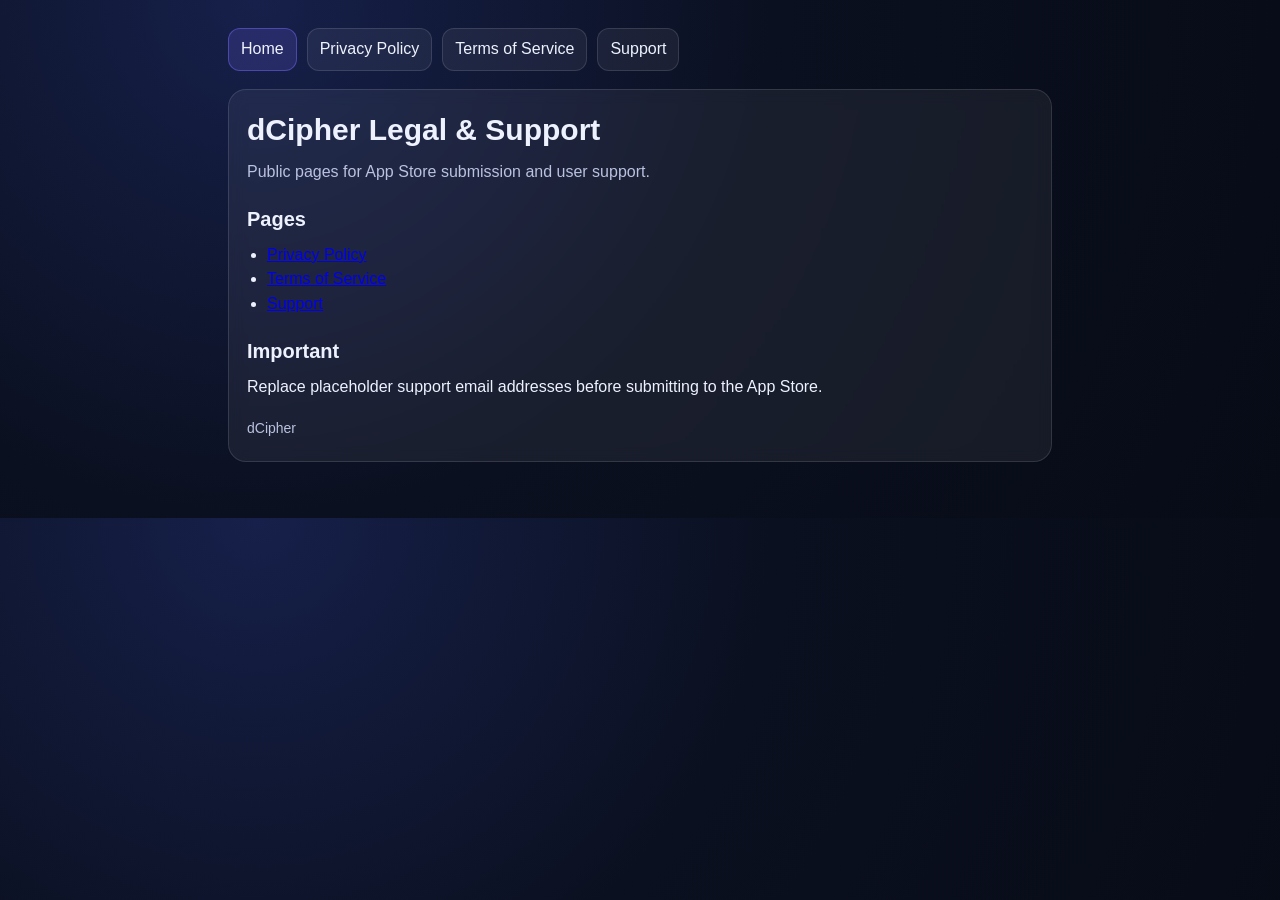
<file: index.html>
<!doctype html><html lang="en"><head><meta charset="utf-8"><meta name="viewport" content="width=device-width, initial-scale=1"><title>dCipher Legal & Support</title><link rel="stylesheet" href="styles.css"></head><body><div class="wrap"><nav class="nav"><a class="active" href="./index.html">Home</a><a href="./privacy.html">Privacy Policy</a><a href="./terms.html">Terms of Service</a><a href="./support.html">Support</a></nav><section class="card"><h1>dCipher Legal & Support</h1><p class="muted">Public pages for App Store submission and user support.</p><h2>Pages</h2><ul><li><a href="./privacy.html">Privacy Policy</a></li><li><a href="./terms.html">Terms of Service</a></li><li><a href="./support.html">Support</a></li></ul><h2>Important</h2><p>Replace placeholder support email addresses before submitting to the App Store.</p><div class="footer">dCipher</div></section></div></body></html>
</file>
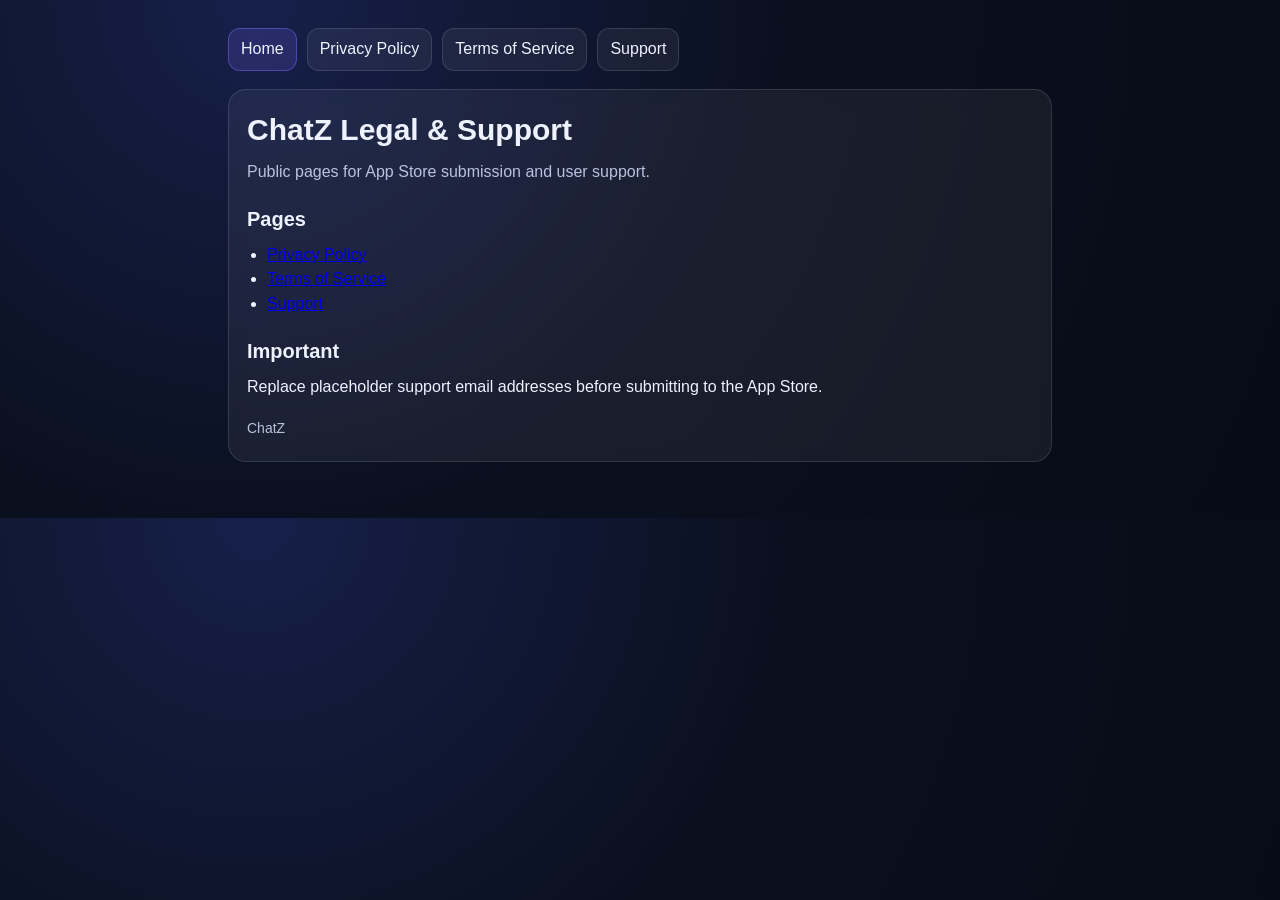
<file: site/index.html>
<!doctype html><html lang="en"><head><meta charset="utf-8"><meta name="viewport" content="width=device-width, initial-scale=1"><title>ChatZ Legal & Support</title><link rel="stylesheet" href="styles.css"></head><body><div class="wrap"><nav class="nav"><a class="active" href="./index.html">Home</a><a href="./privacy.html">Privacy Policy</a><a href="./terms.html">Terms of Service</a><a href="./support.html">Support</a></nav><section class="card"><h1>ChatZ Legal & Support</h1><p class="muted">Public pages for App Store submission and user support.</p><h2>Pages</h2><ul><li><a href="./privacy.html">Privacy Policy</a></li><li><a href="./terms.html">Terms of Service</a></li><li><a href="./support.html">Support</a></li></ul><h2>Important</h2><p>Replace placeholder support email addresses before submitting to the App Store.</p><div class="footer">ChatZ</div></section></div></body></html>
</file>
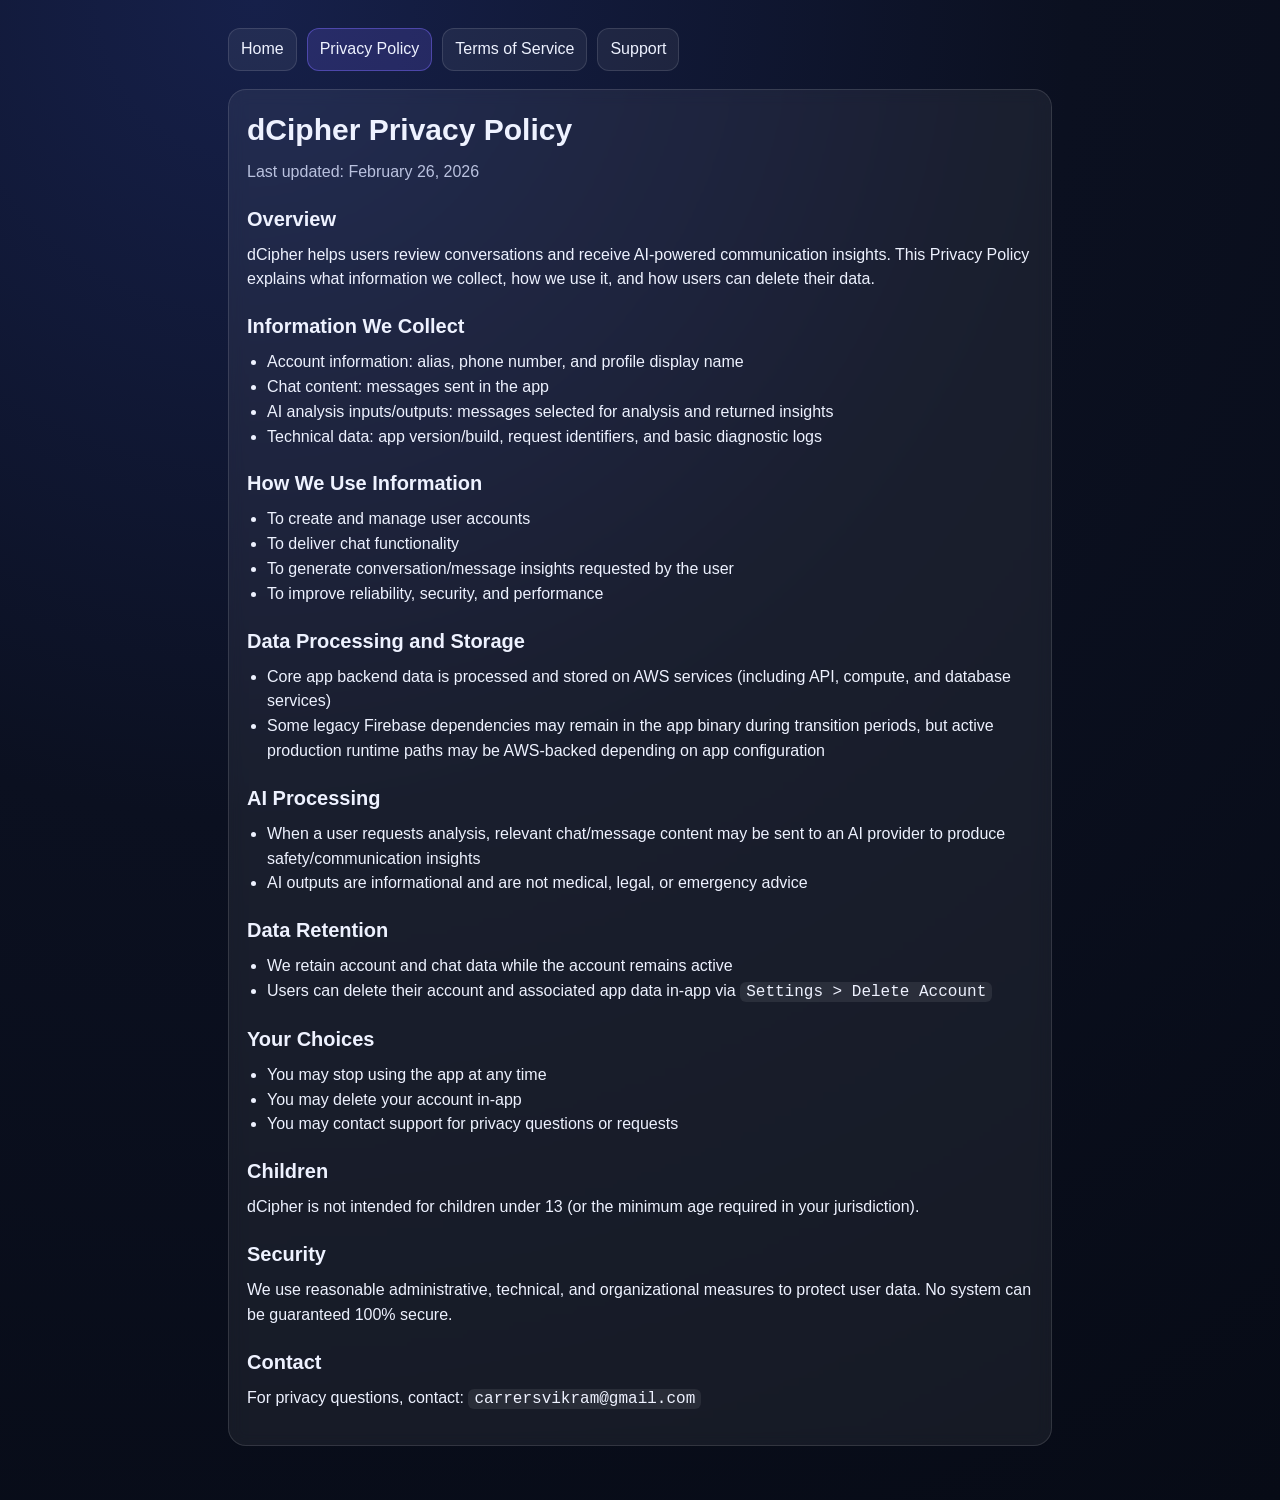
<file: privacy.html>
<!doctype html><html lang="en"><head><meta charset="utf-8"><meta name="viewport" content="width=device-width, initial-scale=1"><title>dCipher Privacy Policy</title><link rel="stylesheet" href="styles.css"></head><body><div class="wrap"><nav class="nav"><a href="./index.html">Home</a><a class="active" href="./privacy.html">Privacy Policy</a><a href="./terms.html">Terms of Service</a><a href="./support.html">Support</a></nav><section class="card"><h1>dCipher Privacy Policy</h1><p class="muted">Last updated: February 26, 2026</p><h2>Overview</h2><p>dCipher helps users review conversations and receive AI-powered communication insights. This Privacy Policy explains what information we collect, how we use it, and how users can delete their data.</p><h2>Information We Collect</h2><ul><li>Account information: alias, phone number, and profile display name</li><li>Chat content: messages sent in the app</li><li>AI analysis inputs/outputs: messages selected for analysis and returned insights</li><li>Technical data: app version/build, request identifiers, and basic diagnostic logs</li></ul><h2>How We Use Information</h2><ul><li>To create and manage user accounts</li><li>To deliver chat functionality</li><li>To generate conversation/message insights requested by the user</li><li>To improve reliability, security, and performance</li></ul><h2>Data Processing and Storage</h2><ul><li>Core app backend data is processed and stored on AWS services (including API, compute, and database services)</li><li>Some legacy Firebase dependencies may remain in the app binary during transition periods, but active production runtime paths may be AWS-backed depending on app configuration</li></ul><h2>AI Processing</h2><ul><li>When a user requests analysis, relevant chat/message content may be sent to an AI provider to produce safety/communication insights</li><li>AI outputs are informational and are not medical, legal, or emergency advice</li></ul><h2>Data Retention</h2><ul><li>We retain account and chat data while the account remains active</li><li>Users can delete their account and associated app data in-app via <code>Settings &gt; Delete Account</code></li></ul><h2>Your Choices</h2><ul><li>You may stop using the app at any time</li><li>You may delete your account in-app</li><li>You may contact support for privacy questions or requests</li></ul><h2>Children</h2><p>dCipher is not intended for children under 13 (or the minimum age required in your jurisdiction).</p><h2>Security</h2><p>We use reasonable administrative, technical, and organizational measures to protect user data. No system can be guaranteed 100% secure.</p><h2>Contact</h2><p>For privacy questions, contact: <code>carrersvikram@gmail.com</code></p></section></div></body></html>
</file>
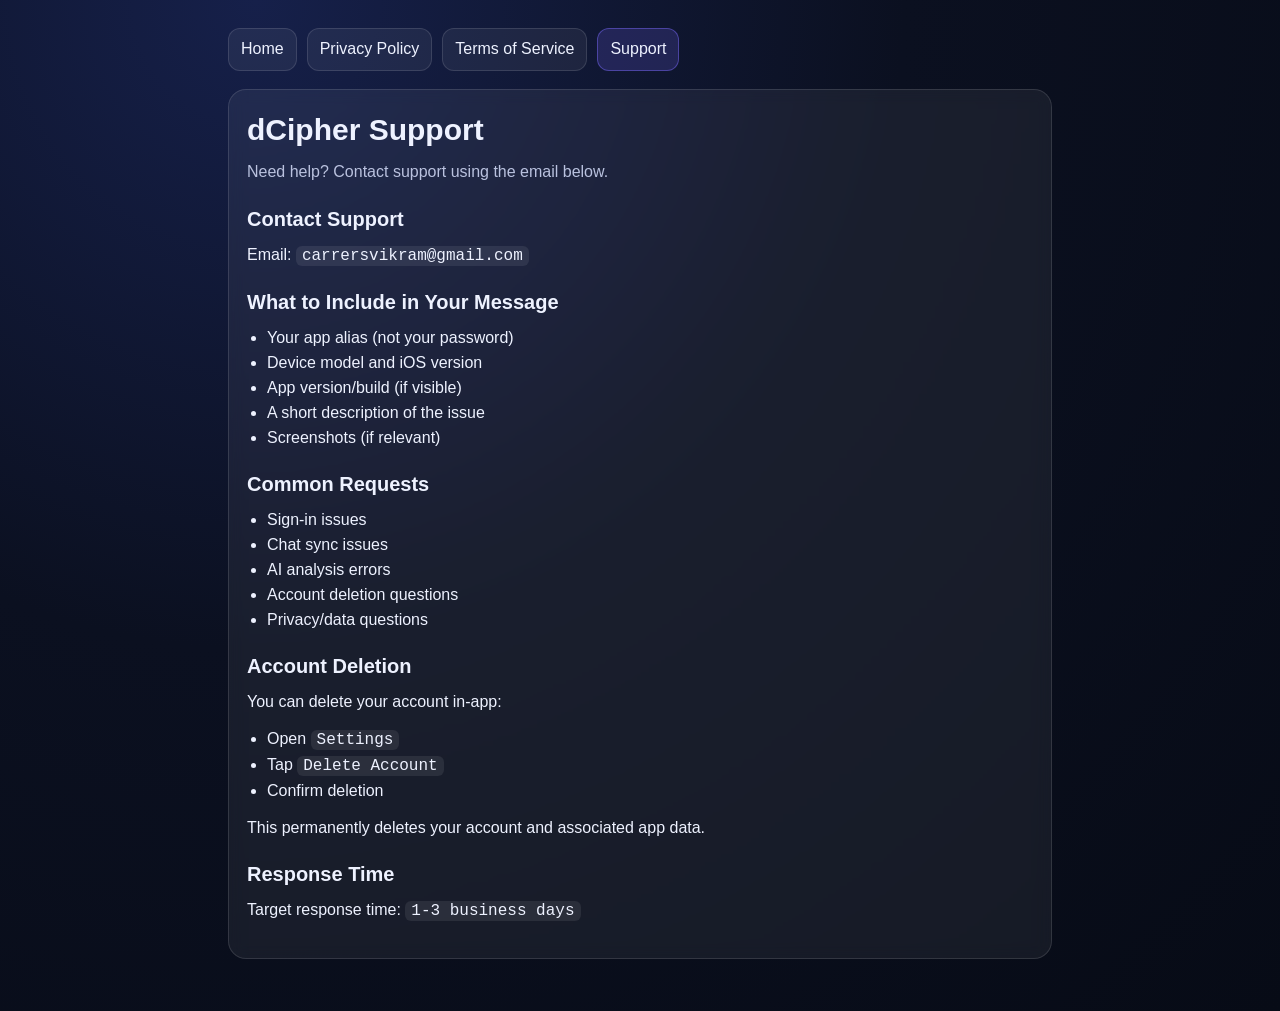
<file: support.html>
<!doctype html><html lang="en"><head><meta charset="utf-8"><meta name="viewport" content="width=device-width, initial-scale=1"><title>dCipher Support</title><link rel="stylesheet" href="styles.css"></head><body><div class="wrap"><nav class="nav"><a href="./index.html">Home</a><a href="./privacy.html">Privacy Policy</a><a href="./terms.html">Terms of Service</a><a class="active" href="./support.html">Support</a></nav><section class="card"><h1>dCipher Support</h1><p class="muted">Need help? Contact support using the email below.</p><h2>Contact Support</h2><p>Email: <code>carrersvikram@gmail.com</code></p><h2>What to Include in Your Message</h2><ul><li>Your app alias (not your password)</li><li>Device model and iOS version</li><li>App version/build (if visible)</li><li>A short description of the issue</li><li>Screenshots (if relevant)</li></ul><h2>Common Requests</h2><ul><li>Sign-in issues</li><li>Chat sync issues</li><li>AI analysis errors</li><li>Account deletion questions</li><li>Privacy/data questions</li></ul><h2>Account Deletion</h2><p>You can delete your account in-app:</p><ul><li>Open <code>Settings</code></li><li>Tap <code>Delete Account</code></li><li>Confirm deletion</li></ul><p>This permanently deletes your account and associated app data.</p><h2>Response Time</h2><p>Target response time: <code>1-3 business days</code></p></section></div></body></html>
</file>
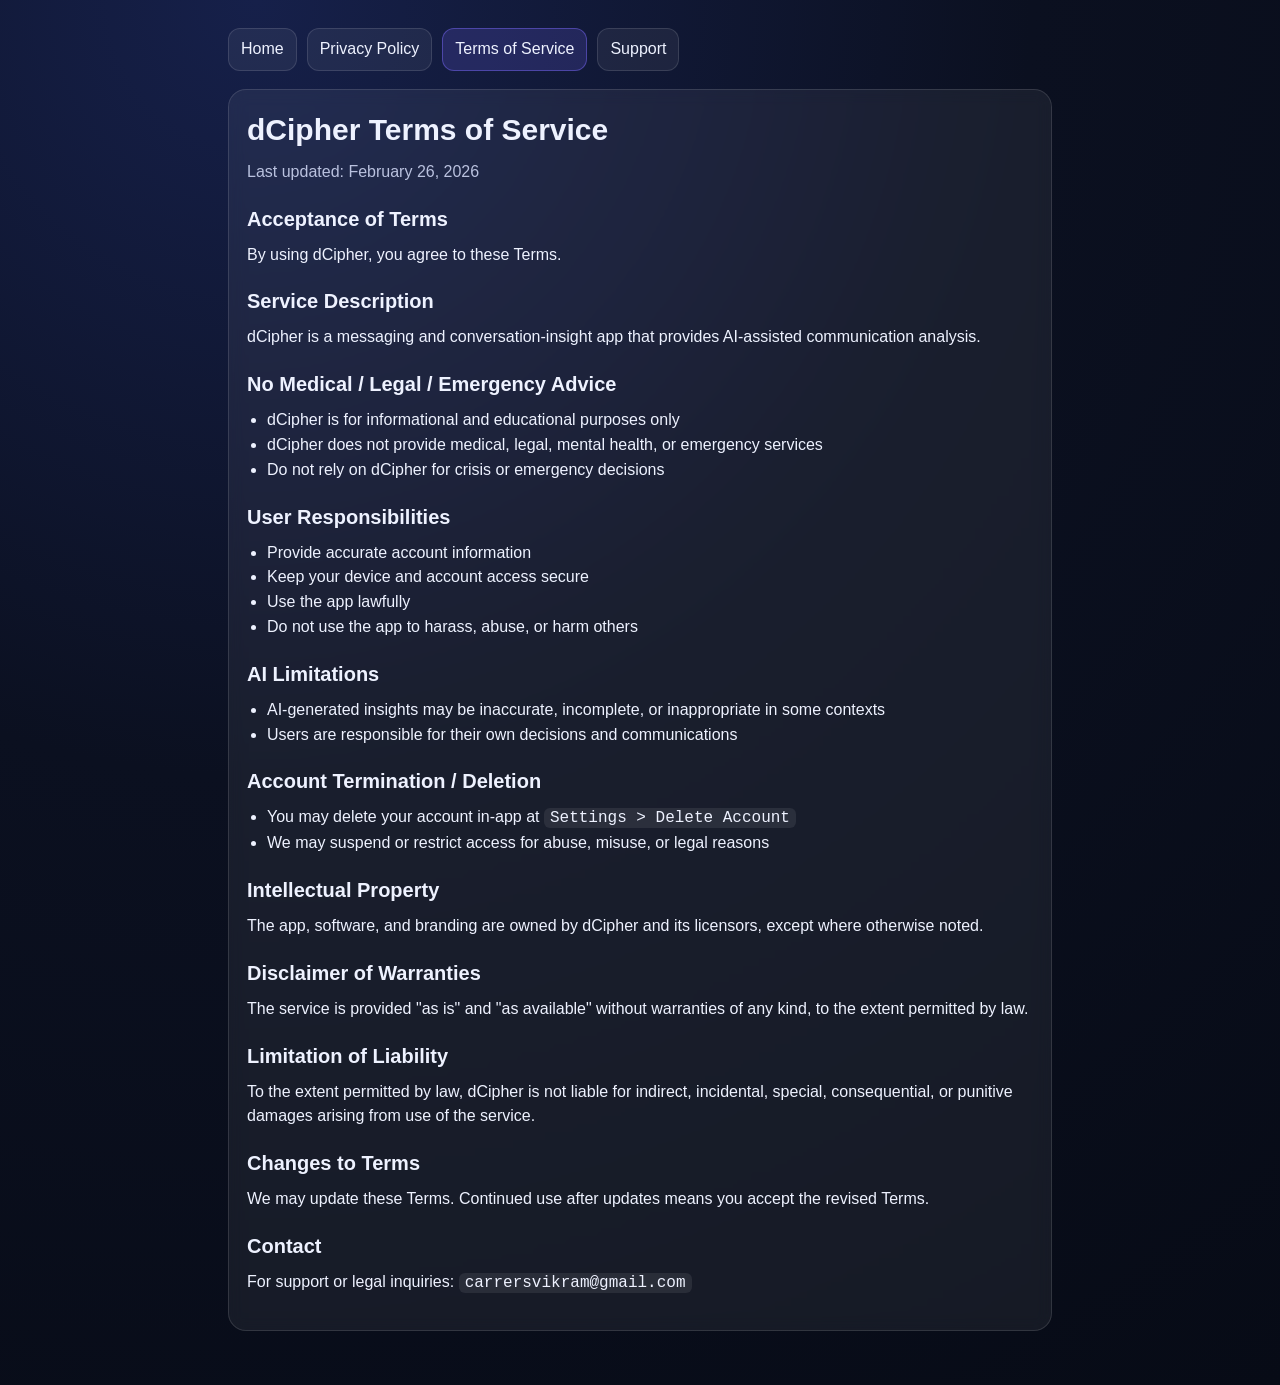
<file: terms.html>
<!doctype html><html lang="en"><head><meta charset="utf-8"><meta name="viewport" content="width=device-width, initial-scale=1"><title>dCipher Terms of Service</title><link rel="stylesheet" href="styles.css"></head><body><div class="wrap"><nav class="nav"><a href="./index.html">Home</a><a href="./privacy.html">Privacy Policy</a><a class="active" href="./terms.html">Terms of Service</a><a href="./support.html">Support</a></nav><section class="card"><h1>dCipher Terms of Service</h1><p class="muted">Last updated: February 26, 2026</p><h2>Acceptance of Terms</h2><p>By using dCipher, you agree to these Terms.</p><h2>Service Description</h2><p>dCipher is a messaging and conversation-insight app that provides AI-assisted communication analysis.</p><h2>No Medical / Legal / Emergency Advice</h2><ul><li>dCipher is for informational and educational purposes only</li><li>dCipher does not provide medical, legal, mental health, or emergency services</li><li>Do not rely on dCipher for crisis or emergency decisions</li></ul><h2>User Responsibilities</h2><ul><li>Provide accurate account information</li><li>Keep your device and account access secure</li><li>Use the app lawfully</li><li>Do not use the app to harass, abuse, or harm others</li></ul><h2>AI Limitations</h2><ul><li>AI-generated insights may be inaccurate, incomplete, or inappropriate in some contexts</li><li>Users are responsible for their own decisions and communications</li></ul><h2>Account Termination / Deletion</h2><ul><li>You may delete your account in-app at <code>Settings &gt; Delete Account</code></li><li>We may suspend or restrict access for abuse, misuse, or legal reasons</li></ul><h2>Intellectual Property</h2><p>The app, software, and branding are owned by dCipher and its licensors, except where otherwise noted.</p><h2>Disclaimer of Warranties</h2><p>The service is provided "as is" and "as available" without warranties of any kind, to the extent permitted by law.</p><h2>Limitation of Liability</h2><p>To the extent permitted by law, dCipher is not liable for indirect, incidental, special, consequential, or punitive damages arising from use of the service.</p><h2>Changes to Terms</h2><p>We may update these Terms. Continued use after updates means you accept the revised Terms.</p><h2>Contact</h2><p>For support or legal inquiries: <code>carrersvikram@gmail.com</code></p></section></div></body></html>
</file>
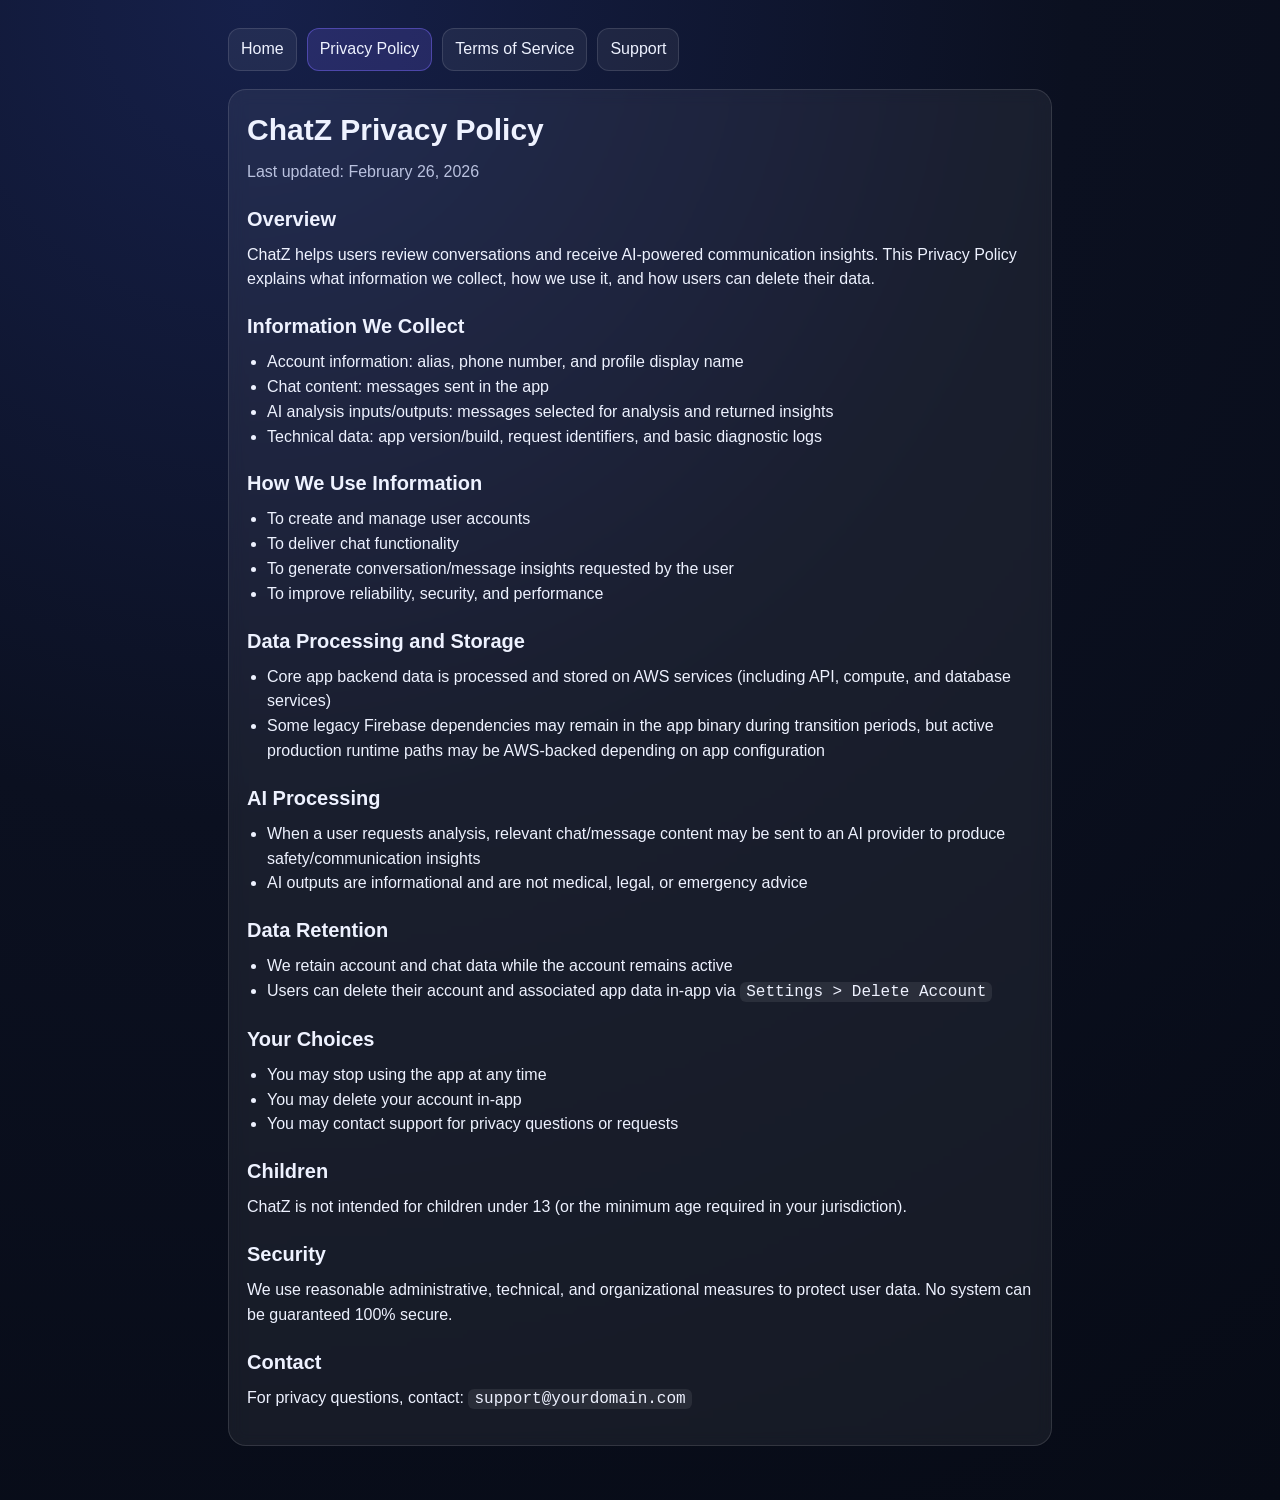
<file: site/privacy.html>
<!doctype html><html lang="en"><head><meta charset="utf-8"><meta name="viewport" content="width=device-width, initial-scale=1"><title>ChatZ Privacy Policy</title><link rel="stylesheet" href="styles.css"></head><body><div class="wrap"><nav class="nav"><a href="./index.html">Home</a><a class="active" href="./privacy.html">Privacy Policy</a><a href="./terms.html">Terms of Service</a><a href="./support.html">Support</a></nav><section class="card"><h1>ChatZ Privacy Policy</h1><p class="muted">Last updated: February 26, 2026</p><h2>Overview</h2><p>ChatZ helps users review conversations and receive AI-powered communication insights. This Privacy Policy explains what information we collect, how we use it, and how users can delete their data.</p><h2>Information We Collect</h2><ul><li>Account information: alias, phone number, and profile display name</li><li>Chat content: messages sent in the app</li><li>AI analysis inputs/outputs: messages selected for analysis and returned insights</li><li>Technical data: app version/build, request identifiers, and basic diagnostic logs</li></ul><h2>How We Use Information</h2><ul><li>To create and manage user accounts</li><li>To deliver chat functionality</li><li>To generate conversation/message insights requested by the user</li><li>To improve reliability, security, and performance</li></ul><h2>Data Processing and Storage</h2><ul><li>Core app backend data is processed and stored on AWS services (including API, compute, and database services)</li><li>Some legacy Firebase dependencies may remain in the app binary during transition periods, but active production runtime paths may be AWS-backed depending on app configuration</li></ul><h2>AI Processing</h2><ul><li>When a user requests analysis, relevant chat/message content may be sent to an AI provider to produce safety/communication insights</li><li>AI outputs are informational and are not medical, legal, or emergency advice</li></ul><h2>Data Retention</h2><ul><li>We retain account and chat data while the account remains active</li><li>Users can delete their account and associated app data in-app via <code>Settings &gt; Delete Account</code></li></ul><h2>Your Choices</h2><ul><li>You may stop using the app at any time</li><li>You may delete your account in-app</li><li>You may contact support for privacy questions or requests</li></ul><h2>Children</h2><p>ChatZ is not intended for children under 13 (or the minimum age required in your jurisdiction).</p><h2>Security</h2><p>We use reasonable administrative, technical, and organizational measures to protect user data. No system can be guaranteed 100% secure.</p><h2>Contact</h2><p>For privacy questions, contact: <code>support@yourdomain.com</code></p></section></div></body></html>
</file>
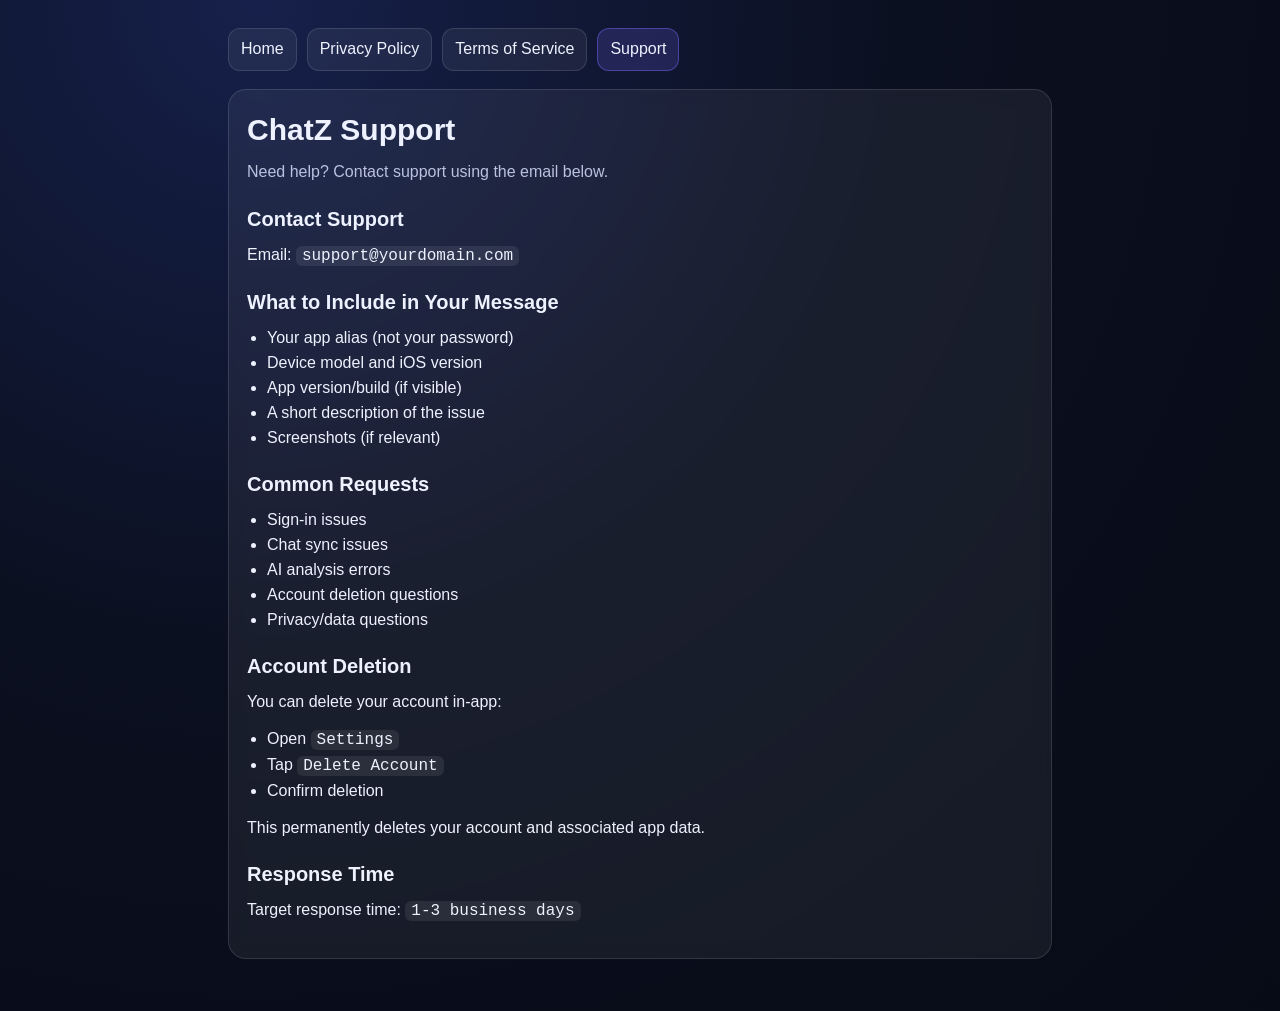
<file: site/support.html>
<!doctype html><html lang="en"><head><meta charset="utf-8"><meta name="viewport" content="width=device-width, initial-scale=1"><title>ChatZ Support</title><link rel="stylesheet" href="styles.css"></head><body><div class="wrap"><nav class="nav"><a href="./index.html">Home</a><a href="./privacy.html">Privacy Policy</a><a href="./terms.html">Terms of Service</a><a class="active" href="./support.html">Support</a></nav><section class="card"><h1>ChatZ Support</h1><p class="muted">Need help? Contact support using the email below.</p><h2>Contact Support</h2><p>Email: <code>support@yourdomain.com</code></p><h2>What to Include in Your Message</h2><ul><li>Your app alias (not your password)</li><li>Device model and iOS version</li><li>App version/build (if visible)</li><li>A short description of the issue</li><li>Screenshots (if relevant)</li></ul><h2>Common Requests</h2><ul><li>Sign-in issues</li><li>Chat sync issues</li><li>AI analysis errors</li><li>Account deletion questions</li><li>Privacy/data questions</li></ul><h2>Account Deletion</h2><p>You can delete your account in-app:</p><ul><li>Open <code>Settings</code></li><li>Tap <code>Delete Account</code></li><li>Confirm deletion</li></ul><p>This permanently deletes your account and associated app data.</p><h2>Response Time</h2><p>Target response time: <code>1-3 business days</code></p></section></div></body></html>
</file>
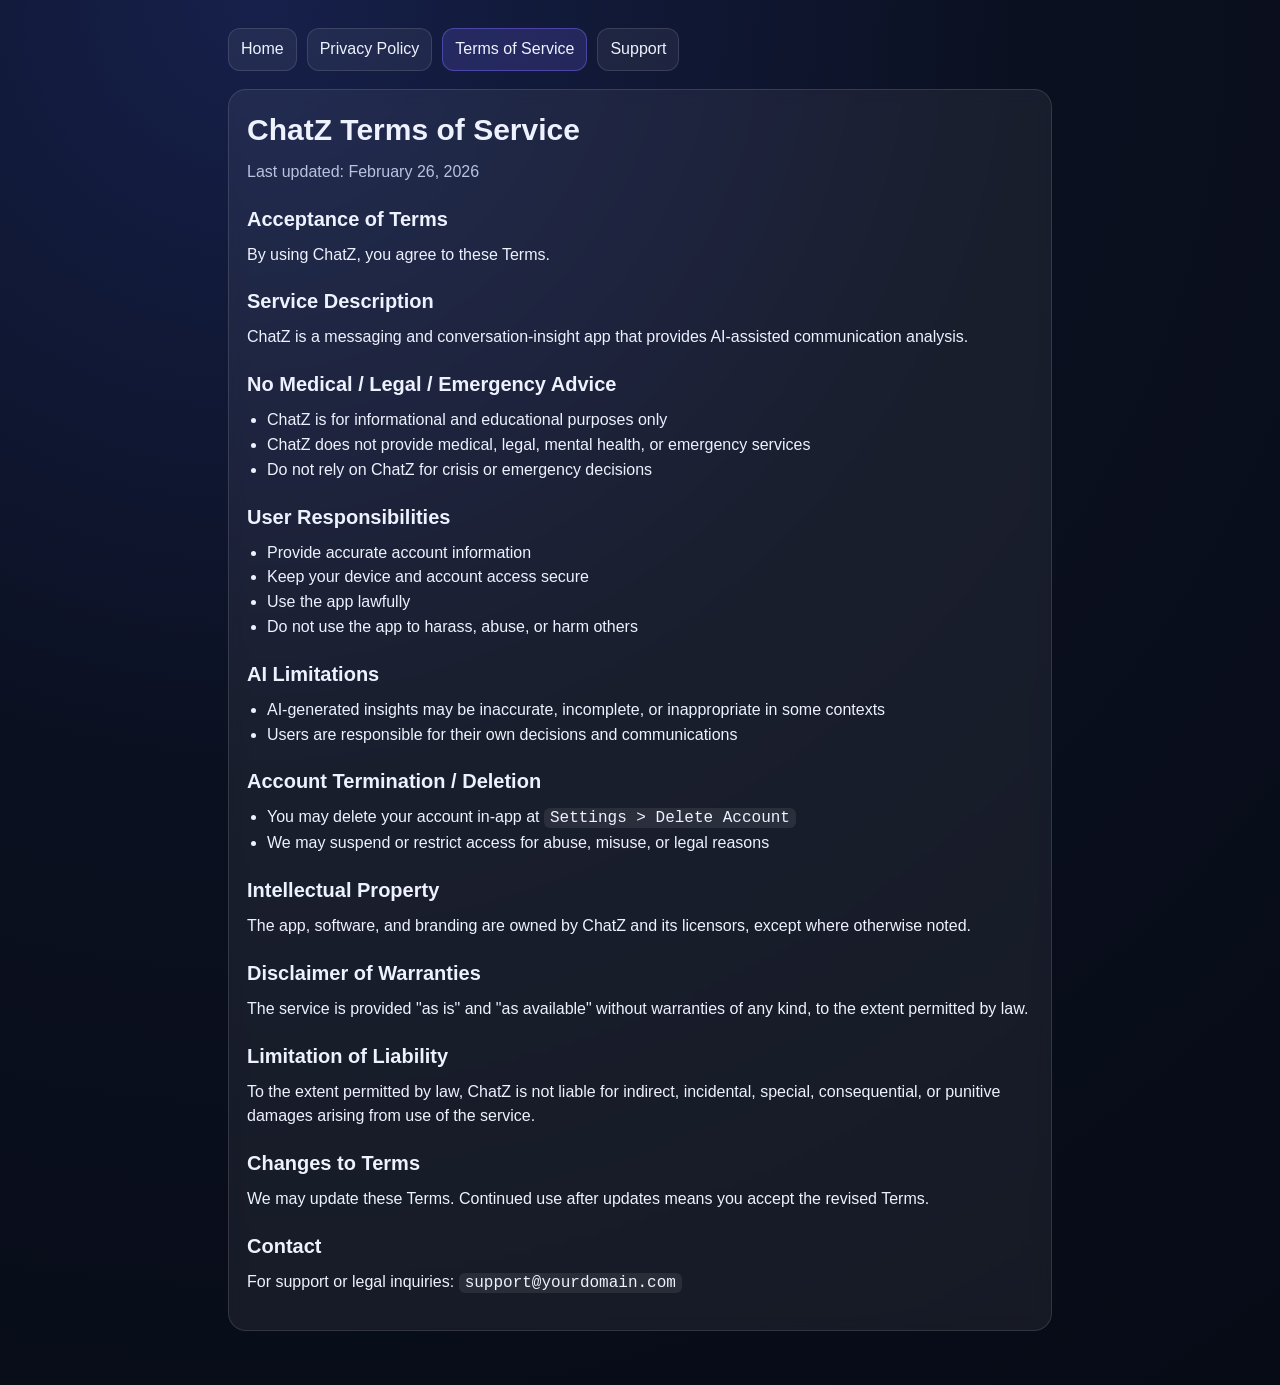
<file: site/terms.html>
<!doctype html><html lang="en"><head><meta charset="utf-8"><meta name="viewport" content="width=device-width, initial-scale=1"><title>ChatZ Terms of Service</title><link rel="stylesheet" href="styles.css"></head><body><div class="wrap"><nav class="nav"><a href="./index.html">Home</a><a href="./privacy.html">Privacy Policy</a><a class="active" href="./terms.html">Terms of Service</a><a href="./support.html">Support</a></nav><section class="card"><h1>ChatZ Terms of Service</h1><p class="muted">Last updated: February 26, 2026</p><h2>Acceptance of Terms</h2><p>By using ChatZ, you agree to these Terms.</p><h2>Service Description</h2><p>ChatZ is a messaging and conversation-insight app that provides AI-assisted communication analysis.</p><h2>No Medical / Legal / Emergency Advice</h2><ul><li>ChatZ is for informational and educational purposes only</li><li>ChatZ does not provide medical, legal, mental health, or emergency services</li><li>Do not rely on ChatZ for crisis or emergency decisions</li></ul><h2>User Responsibilities</h2><ul><li>Provide accurate account information</li><li>Keep your device and account access secure</li><li>Use the app lawfully</li><li>Do not use the app to harass, abuse, or harm others</li></ul><h2>AI Limitations</h2><ul><li>AI-generated insights may be inaccurate, incomplete, or inappropriate in some contexts</li><li>Users are responsible for their own decisions and communications</li></ul><h2>Account Termination / Deletion</h2><ul><li>You may delete your account in-app at <code>Settings &gt; Delete Account</code></li><li>We may suspend or restrict access for abuse, misuse, or legal reasons</li></ul><h2>Intellectual Property</h2><p>The app, software, and branding are owned by ChatZ and its licensors, except where otherwise noted.</p><h2>Disclaimer of Warranties</h2><p>The service is provided "as is" and "as available" without warranties of any kind, to the extent permitted by law.</p><h2>Limitation of Liability</h2><p>To the extent permitted by law, ChatZ is not liable for indirect, incidental, special, consequential, or punitive damages arising from use of the service.</p><h2>Changes to Terms</h2><p>We may update these Terms. Continued use after updates means you accept the revised Terms.</p><h2>Contact</h2><p>For support or legal inquiries: <code>support@yourdomain.com</code></p></section></div></body></html>
</file>
<file: styles.css>
:root{--bg:#0b1020;--panel:rgba(255,255,255,.06);--border:rgba(255,255,255,.12);--text:#eef2ff;--muted:#bac2df;--accent:#7c6bff}
*{box-sizing:border-box}body{margin:0;font-family:ui-sans-serif,-apple-system,BlinkMacSystemFont,"Segoe UI",sans-serif;background:radial-gradient(circle at 20% 0%,#16204a 0%,#0b1020 45%,#070b16 100%);color:var(--text);line-height:1.55}
.wrap{max-width:860px;margin:0 auto;padding:28px 18px 56px}.nav{display:flex;gap:10px;flex-wrap:wrap;margin-bottom:18px}
.nav a{color:var(--text);text-decoration:none;background:var(--panel);border:1px solid var(--border);padding:8px 12px;border-radius:12px}
.nav a.active{background:rgba(124,107,255,.18);border-color:rgba(124,107,255,.45)}
.card{background:var(--panel);border:1px solid var(--border);border-radius:18px;padding:22px 18px;backdrop-filter:blur(8px)}
h1,h2{line-height:1.2;margin:0 0 12px}h1{font-size:30px}h2{font-size:20px;margin-top:22px}p,ul{margin:0 0 12px}ul{padding-left:20px}
.muted{color:var(--muted)}.footer{margin-top:18px;color:var(--muted);font-size:14px}
code{font-family:ui-monospace,SFMono-Regular,Menlo,monospace;background:rgba(255,255,255,.08);padding:1px 6px;border-radius:6px}
@media (max-width:600px){h1{font-size:24px}.card{padding:18px 14px}}
</file>
<file: site/styles.css>
:root{--bg:#0b1020;--panel:rgba(255,255,255,.06);--border:rgba(255,255,255,.12);--text:#eef2ff;--muted:#bac2df;--accent:#7c6bff}
*{box-sizing:border-box}body{margin:0;font-family:ui-sans-serif,-apple-system,BlinkMacSystemFont,"Segoe UI",sans-serif;background:radial-gradient(circle at 20% 0%,#16204a 0%,#0b1020 45%,#070b16 100%);color:var(--text);line-height:1.55}
.wrap{max-width:860px;margin:0 auto;padding:28px 18px 56px}.nav{display:flex;gap:10px;flex-wrap:wrap;margin-bottom:18px}
.nav a{color:var(--text);text-decoration:none;background:var(--panel);border:1px solid var(--border);padding:8px 12px;border-radius:12px}
.nav a.active{background:rgba(124,107,255,.18);border-color:rgba(124,107,255,.45)}
.card{background:var(--panel);border:1px solid var(--border);border-radius:18px;padding:22px 18px;backdrop-filter:blur(8px)}
h1,h2{line-height:1.2;margin:0 0 12px}h1{font-size:30px}h2{font-size:20px;margin-top:22px}p,ul{margin:0 0 12px}ul{padding-left:20px}
.muted{color:var(--muted)}.footer{margin-top:18px;color:var(--muted);font-size:14px}
code{font-family:ui-monospace,SFMono-Regular,Menlo,monospace;background:rgba(255,255,255,.08);padding:1px 6px;border-radius:6px}
@media (max-width:600px){h1{font-size:24px}.card{padding:18px 14px}}
</file>
